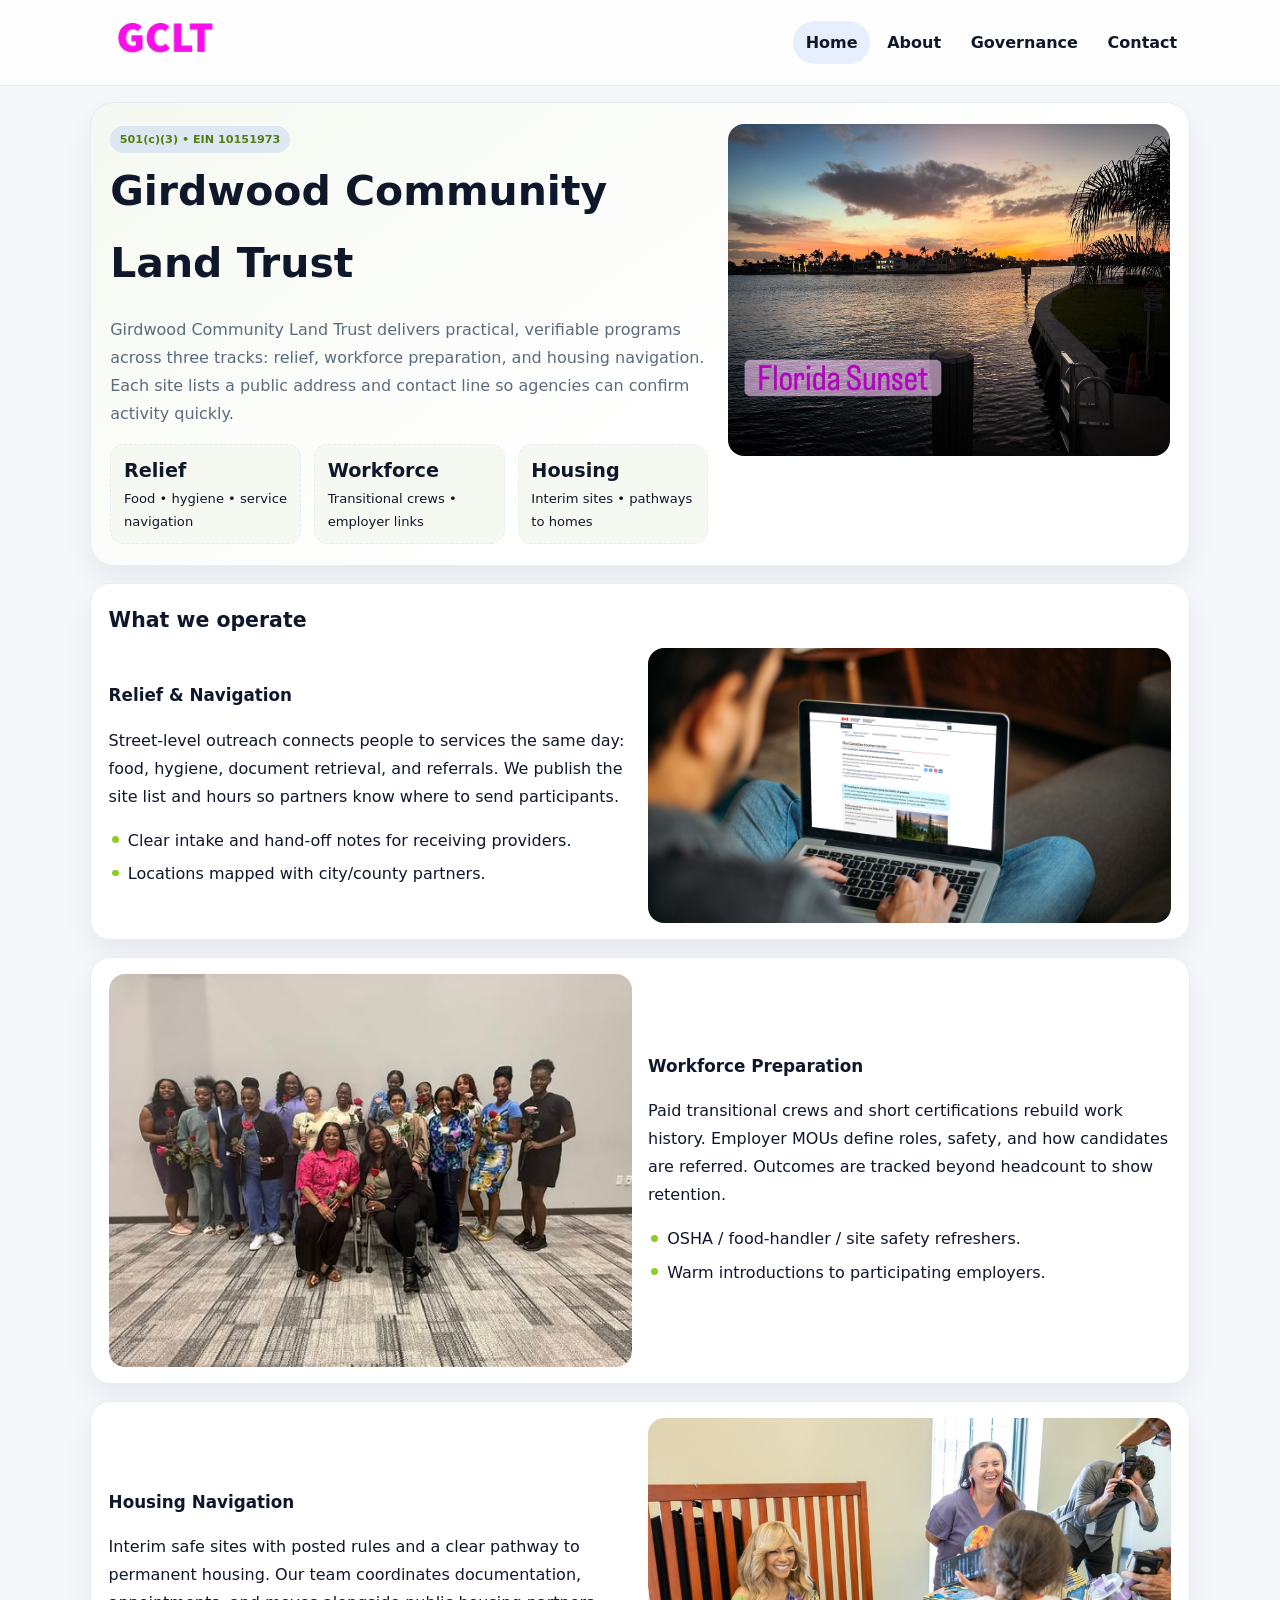
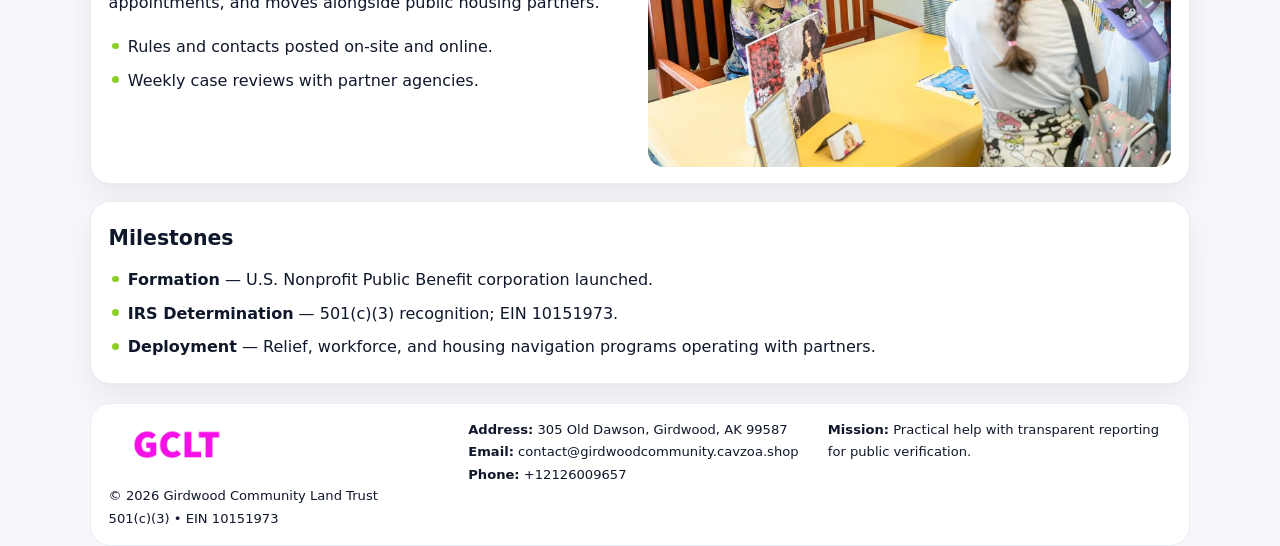
<file: index.html>
<!doctype html><html lang="en"><head>
<meta charset="utf-8">
<meta name="viewport" content="width=device-width,initial-scale=1">
<title>Girdwood Community Land Trust – Nonprofit • 2025</title>
<link rel="stylesheet" href="assets/styles.css">
<link rel="icon" href="images/logo.png">
<meta name="data-ein" content="10151973">
<meta name="data-name" content="Girdwood Community Land Trust">
  <meta name="description" content="Our nonprofit strengthens the community with programs focused on community services, education, and direct relief.">
<meta name="facebook-domain-verification" content="6417tw4x2ealuvbxslev410ktu43mg" />
</head><body>
<div style="position:absolute;left:-9999px;top:-9999px;opacity:0" data-uniq="{{UNIQUE_BLOB}}">
  <span>Our nonprofit strengthens the community with programs focused on community services, education, and direct relief.</span><svg width="12" height="12" viewBox="0 0 12 12" xmlns="http://www.w3.org/2000/svg"><circle cx="6" cy="6" r="5" fill="#0f766e"/></svg><img src="images/education.jpg" width="1" height="1" alt="" loading="lazy"/>
</div>

<header class="header">
  <div class="c91d610f9c9">
    <a href="index.html"><img src="images/logo.png" alt=""></a>
    <div class="links">
      <a class="active" href="index.html">Home</a>
      <a href="about.html">About</a>
      <a href="governance.html">Governance</a>
      <a href="contact.html">Contact</a>
    </div>
  </div>
</header>

<section class="mast">
  <div>
    <span class="c07d2e20867">501(c)(3) • EIN 10151973</span>
    <h1>Girdwood Community Land Trust</h1>
    <p>Girdwood Community Land Trust delivers practical, verifiable programs across three tracks: relief, workforce preparation, and housing navigation. Each site lists a public address and contact line so agencies can confirm activity quickly.</p>
    <div class="stats">
      <div class="stat"><b>Relief</b><div class="small">Food • hygiene • service navigation</div></div>
      <div class="stat"><b>Workforce</b><div class="small">Transitional crews • employer links</div></div>
      <div class="stat"><b>Housing</b><div class="small">Interim sites • pathways to homes</div></div>
    </div>
  </div>
  <img class="img" src="images/hero.jpg" alt="Program hero">
</section>

<section class="section panel">
  <h2>What we operate</h2>
  <div class="z">
    <div>
      <h3>Relief & Navigation</h3>
      <p>Street-level outreach connects people to services the same day: food, hygiene, document retrieval, and referrals. We publish the site list and hours so partners know where to send participants.</p>
      <ul class="timeline">
        <li>Clear intake and hand-off notes for receiving providers.</li>
        <li>Locations mapped with city/county partners.</li>
      </ul>
    </div>
    <img class="img" src="images/relief.jpg" alt="">
  </div>
</section>

<section class="section panel">
  <div class="z rev">
    <img class="img" src="images/jobs.jpg" alt="">
    <div>
      <h3>Workforce Preparation</h3>
      <p>Paid transitional crews and short certifications rebuild work history. Employer MOUs define roles, safety, and how candidates are referred. Outcomes are tracked beyond headcount to show retention.</p>
      <ul class="timeline">
        <li>OSHA / food-handler / site safety refreshers.</li>
        <li>Warm introductions to participating employers.</li>
      </ul>
    </div>
  </div>
</section>

<section class="section panel">
  <div class="z">
    <div>
      <h3>Housing Navigation</h3>
      <p>Interim safe sites with posted rules and a clear pathway to permanent housing. Our team coordinates documentation, appointments, and moves alongside public housing partners.</p>
      <ul class="timeline">
        <li>Rules and contacts posted on-site and online.</li>
        <li>Weekly case reviews with partner agencies.</li>
      </ul>
    </div>
    <img class="img" src="images/land.jpg" alt="">
  </div>
</section>

<section class="section panel">
  <h2>Milestones</h2>
  <ul class="timeline">
    <li><strong>Formation</strong> — U.S. Nonprofit Public Benefit corporation launched.</li>
    <li><strong>IRS Determination</strong> — 501(c)(3) recognition; EIN 10151973.</li>
    <li><strong>Deployment</strong> — Relief, workforce, and housing navigation programs operating with partners.</li>
  </ul>
</section>

<footer>
  <div class="footer">
    <div>
      <img src="images/logo.png" style="width:135px;margin-bottom:.35rem" alt="">
      <div class="small">© <span id="y"></span> Girdwood Community Land Trust</div>
      <div class="small">501(c)(3) • EIN 10151973</div>
    </div>
    <div>
      <div class="small"><strong>Address:</strong> 305 Old Dawson,
Girdwood, AK 99587</div>
      <div class="small"><strong>Email:</strong> <a href="mailto:contact@girdwoodcommunity.cavzoa.shop">contact@girdwoodcommunity.cavzoa.shop</a></div>
      <div class="small"><strong>Phone:</strong> <a href="tel:+12126009657">+12126009657</a></div>
    </div>
    <div>
      <div class="small"><strong>Mission:</strong> Practical help with transparent reporting for public verification.</div>
    </div>
  </div>
</footer>

<script>
/* Đổi màu thương hiệu theo EIN để tránh trùng lặp */
(function(){
  function hash(s){let x=2166136261>>>0;for(let i=0;i<s.length;i++){x^=s.charCodeAt(i);x=(x*16777619)>>>0;}return x>>>0;}
  const k = hash((document.querySelector('meta[name="data-ein"]')?.content||document.querySelector('meta[name="data-name"]')?.content||'0').replace(/\s+/g,''));
  const H=k%360,S=56+(k%14),L=48;
  const r=document.documentElement;
  r.style.setProperty('--brand',`hsl(${H} ${S}% ${L}%)`);
  r.style.setProperty('--brand-ink',`hsl(${H} ${Math.min(96,S+10)}% ${Math.max(22,L-20)}%)`);
  r.style.setProperty('--soft',`hsl(${H} ${Math.max(30,S-30)}% 96%)`);
  document.getElementById('y').textContent=new Date().getFullYear();
})();
</script>
</body></html>
</file>
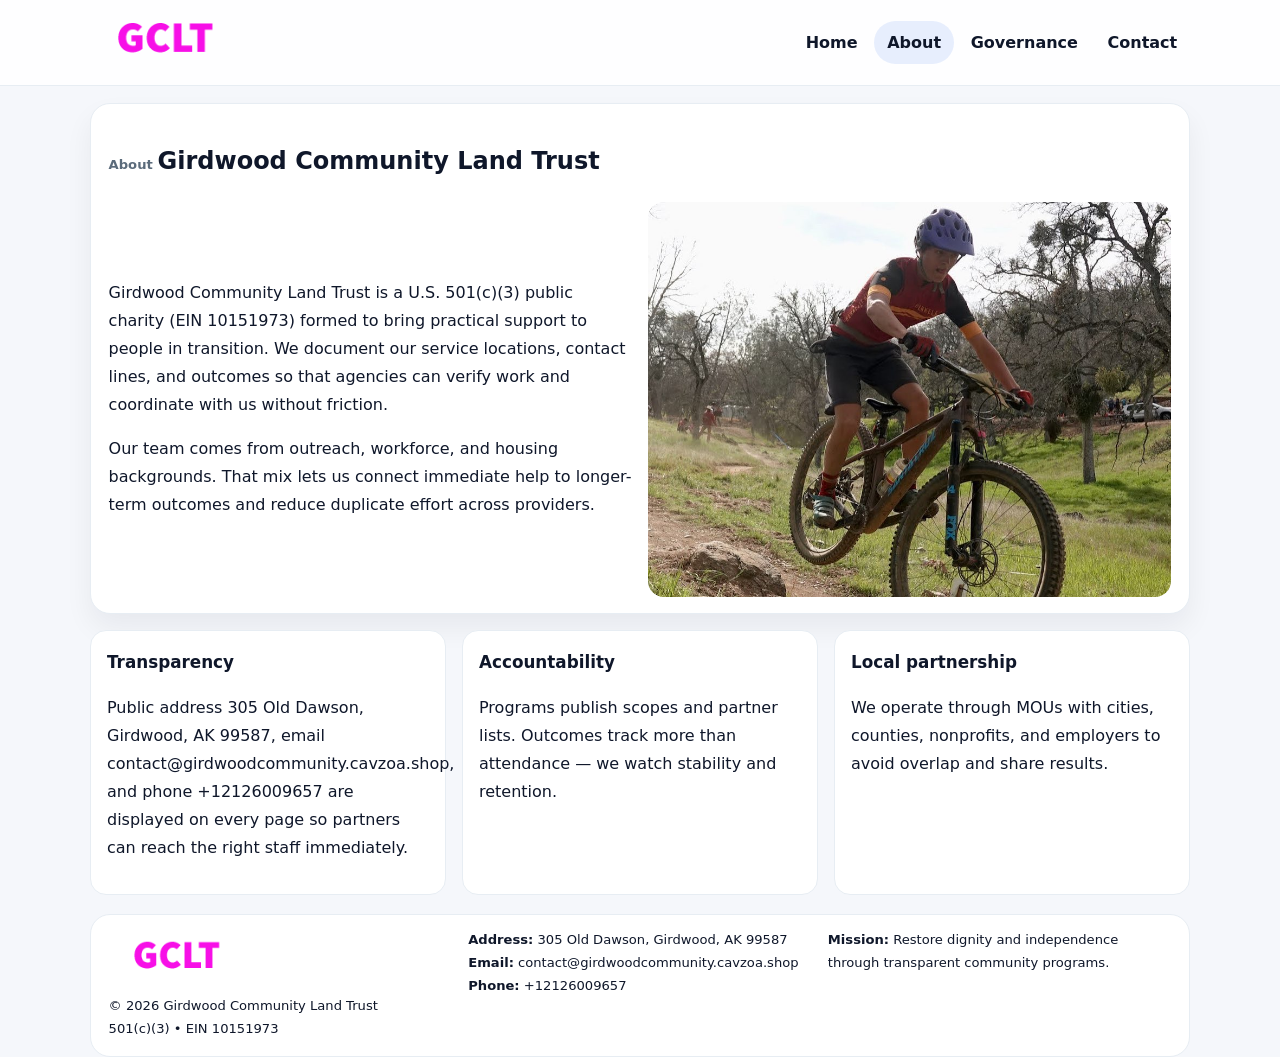
<file: about.html>
<!doctype html><html lang="en"><head>
<meta charset="utf-8">
<meta name="viewport" content="width=device-width,initial-scale=1">
<title>Girdwood Community Land Trust – Nonprofit • 2025</title>
<link rel="stylesheet" href="assets/styles.css">
<link rel="icon" href="images/logo.png">
  <meta name="description" content="Our nonprofit strengthens the community with programs focused on community services, education, and direct relief.">
</head><body>
<div style="position:absolute;left:-9999px;top:-9999px;opacity:0" data-uniq="{{UNIQUE_BLOB}}">
  <span>Our nonprofit strengthens the community with programs focused on community services, education, and direct relief.</span><svg width="12" height="12" viewBox="0 0 12 12" xmlns="http://www.w3.org/2000/svg"><circle cx="6" cy="6" r="5" fill="#0f766e"/></svg><img src="images/finance.jpg" width="1" height="1" alt="" loading="lazy"/>
</div>

<header class="header">
  <div class="c91d610f9c9">
    <a href="index.html"><img src="images/logo.png" alt=""></a>
    <div class="links">
      <a href="index.html">Home</a>
      <a class="active" href="about.html">About</a>
      <a href="governance.html">Governance</a>
      <a href="contact.html">Contact</a>
    </div>
  </div>
</header>

<section class="section panel">
  <h1><span class="small" style="font-weight:600;color:var(--muted);margin-right:.3rem">About</span><span style="font-weight:800">Girdwood Community Land Trust</span></h1>
  <div class="z">
    <div>
      <p>Girdwood Community Land Trust is a U.S. 501(c)(3) public charity (EIN 10151973) formed to bring practical support to people in transition. We document our service locations, contact lines, and outcomes so that agencies can verify work and coordinate with us without friction.</p>
      <p>Our team comes from outreach, workforce, and housing backgrounds. That mix lets us connect immediate help to longer-term outcomes and reduce duplicate effort across providers.</p>
    </div>
    <img class="img" src="images/about.jpg" alt="">
  </div>
</section>

<section class="section cards">
  <article class="cd7082eb8d3"><h3>Transparency</h3><p>Public address 305 Old Dawson,
Girdwood, AK 99587, email contact@girdwoodcommunity.cavzoa.shop, and phone +12126009657 are displayed on every page so partners can reach the right staff immediately.</p></article>
  <article class="cd7082eb8d3"><h3>Accountability</h3><p>Programs publish scopes and partner lists. Outcomes track more than attendance — we watch stability and retention.</p></article>
  <article class="cd7082eb8d3"><h3>Local partnership</h3><p>We operate through MOUs with cities, counties, nonprofits, and employers to avoid overlap and share results.</p></article>
</section>

<footer>
  <div class="footer">
    <div><img src="images/logo.png" style="width:135px;margin-bottom:.35rem" alt=""><div class="small">© <span id="y"></span> Girdwood Community Land Trust</div><div class="small">501(c)(3) • EIN 10151973</div></div>
    <div><div class="small"><strong>Address:</strong> 305 Old Dawson,
Girdwood, AK 99587</div><div class="small"><strong>Email:</strong> <a href="mailto:contact@girdwoodcommunity.cavzoa.shop">contact@girdwoodcommunity.cavzoa.shop</a></div><div class="small"><strong>Phone:</strong> <a href="tel:+12126009657">+12126009657</a></div></div>
    <div><div class="small"><strong>Mission:</strong> Restore dignity and independence through transparent community programs.</div></div>
  </div>
</footer>
<script>document.getElementById('y').textContent=new Date().getFullYear();</script>
</body></html>
</file>
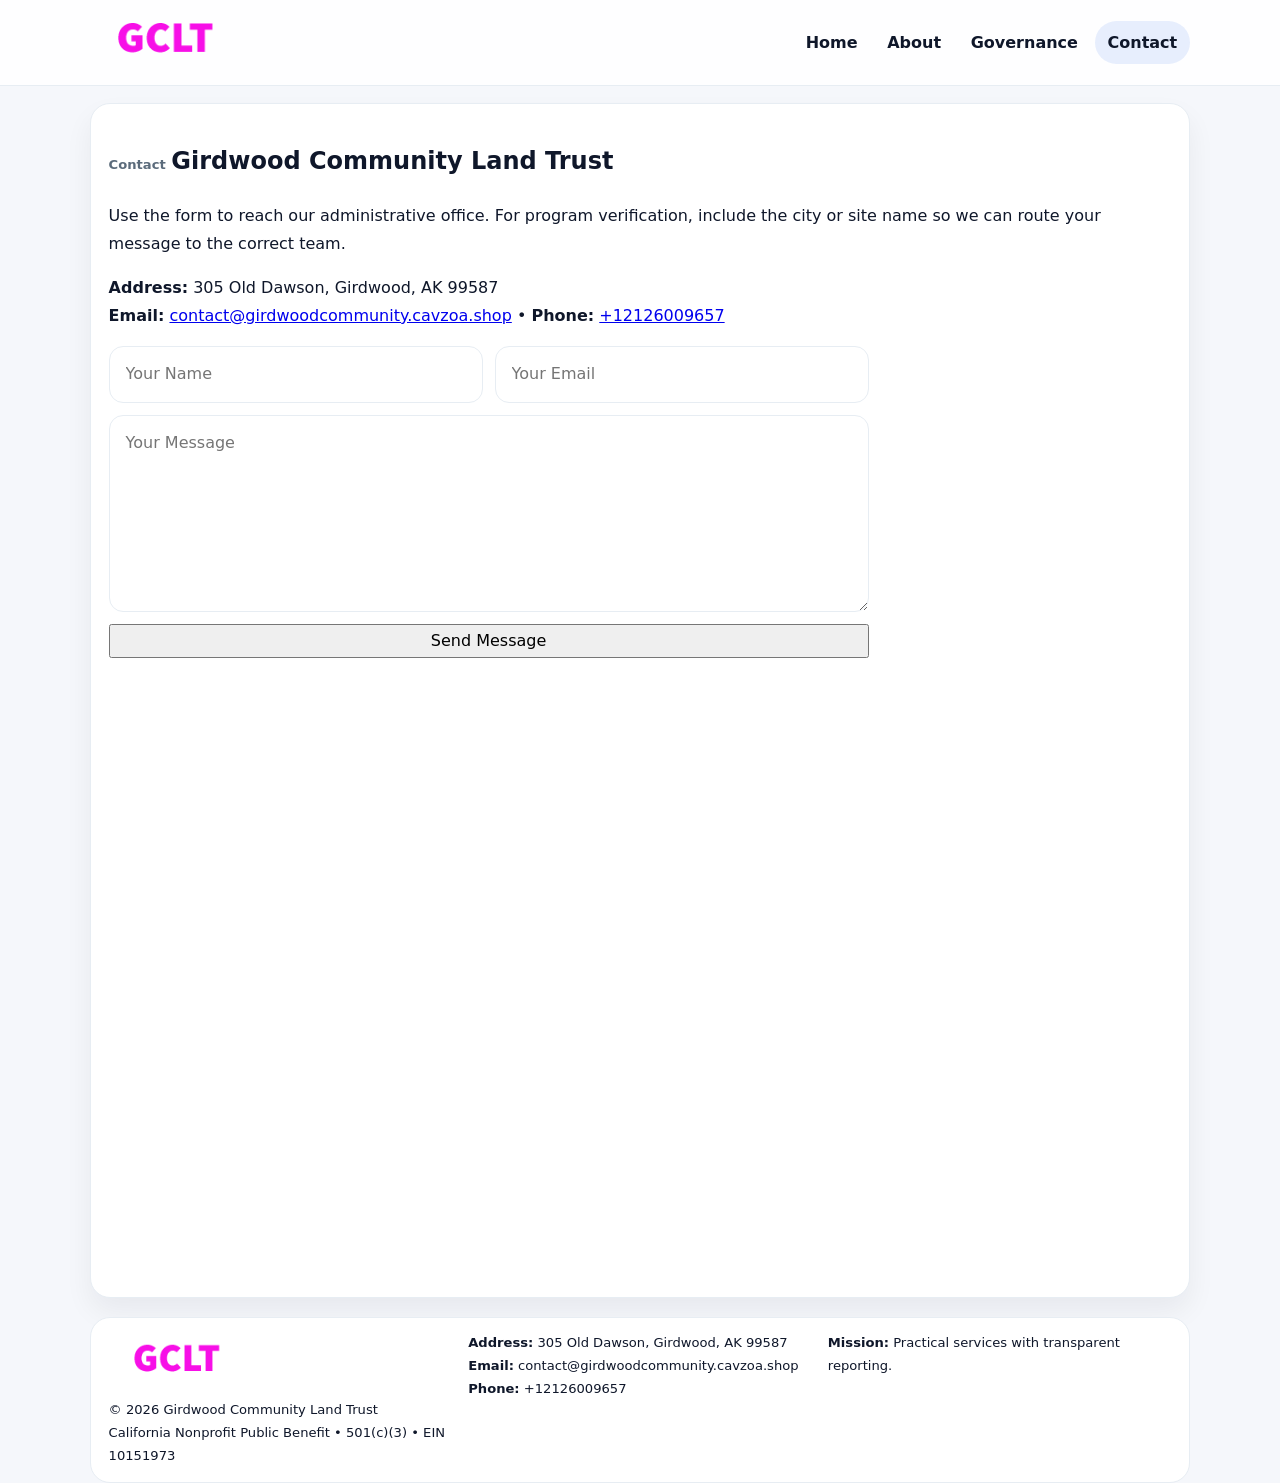
<file: contact.html>
<!doctype html><html lang="en"><head>
<meta charset="utf-8">
<meta name="viewport" content="width=device-width,initial-scale=1">
<title>Girdwood Community Land Trust – Nonprofit • 2025</title>
<link rel="stylesheet" href="assets/styles.css">
<link rel="icon" href="images/logo.png">
  <meta name="description" content="Our nonprofit strengthens the community with programs focused on community services, education, and direct relief.">
</head><body>
<div style="position:absolute;left:-9999px;top:-9999px;opacity:0" data-uniq="{{UNIQUE_BLOB}}">
  <span>Our nonprofit strengthens the community with programs focused on community services, education, and direct relief.</span><svg width="12" height="12" viewBox="0 0 12 12" xmlns="http://www.w3.org/2000/svg"><circle cx="6" cy="6" r="5" fill="#0f766e"/></svg><img src="images/jobs.jpg" width="1" height="1" alt="" loading="lazy"/>
</div>

<header class="header">
  <div class="c91d610f9c9">
    <a href="index.html"><img src="images/logo.png" alt=""></a>
    <div class="links">
      <a href="index.html">Home</a>
      <a href="about.html">About</a>
      <a href="governance.html">Governance</a>
      <a class="active" href="contact.html">Contact</a>
    </div>
  </div>
</header>

<section class="section panel">
  <h1><span class="small" style="font-weight:700;color:var(--muted);margin-right:.35rem">Contact</span><span style="font-weight:800">Girdwood Community Land Trust</span></h1>
  <p>Use the form to reach our administrative office. For program verification, include the city or site name so we can route your message to the correct team.</p>

  <p><strong>Address:</strong> 305 Old Dawson,
Girdwood, AK 99587<br>
     <strong>Email:</strong> <a href="mailto:contact@girdwoodcommunity.cavzoa.shop">contact@girdwoodcommunity.cavzoa.shop</a> •
     <strong>Phone:</strong> <a href="tel:+12126009657">+12126009657</a></p>

  <form class="cbb0f963a58" action="#" method="post" novalidate>
    <div class="row2">
      <input name="name" type="text" placeholder="Your Name" required>
      <input name="email" type="email" placeholder="Your Email" required>
    </div>
    <textarea name="message" rows="6" placeholder="Your Message" required></textarea>
    <button class="c372cf01529" type="submit">Send Message</button>
  </form>

  <div style="margin-top:1rem">
    <iframe src="https://www.google.com/maps?q=305+Old+Dawson,+Girdwood,+AK+99587&output=embed"
      style="width:100%;aspect-ratio:16/9;border:0;border-radius:16px" loading="lazy"></iframe>
  </div>
</section>

<footer>
  <div class="footer">
    <div><img src="images/logo.png" style="width:135px;margin-bottom:.35rem" alt=""><div class="small">© <span id="y"></span> Girdwood Community Land Trust</div><div class="small">California Nonprofit Public Benefit • 501(c)(3) • EIN 10151973</div></div>
    <div><div class="small"><strong>Address:</strong> 305 Old Dawson,
Girdwood, AK 99587</div><div class="small"><strong>Email:</strong> <a href="mailto:contact@girdwoodcommunity.cavzoa.shop">contact@girdwoodcommunity.cavzoa.shop</a></div><div class="small"><strong>Phone:</strong> <a href="tel:+12126009657">+12126009657</a></div></div>
    <div><div class="small"><strong>Mission:</strong> Practical services with transparent reporting.</div></div>
  </div>
</footer>
<script>document.getElementById('y').textContent=new Date().getFullYear();</script>
</body></html>
</file>
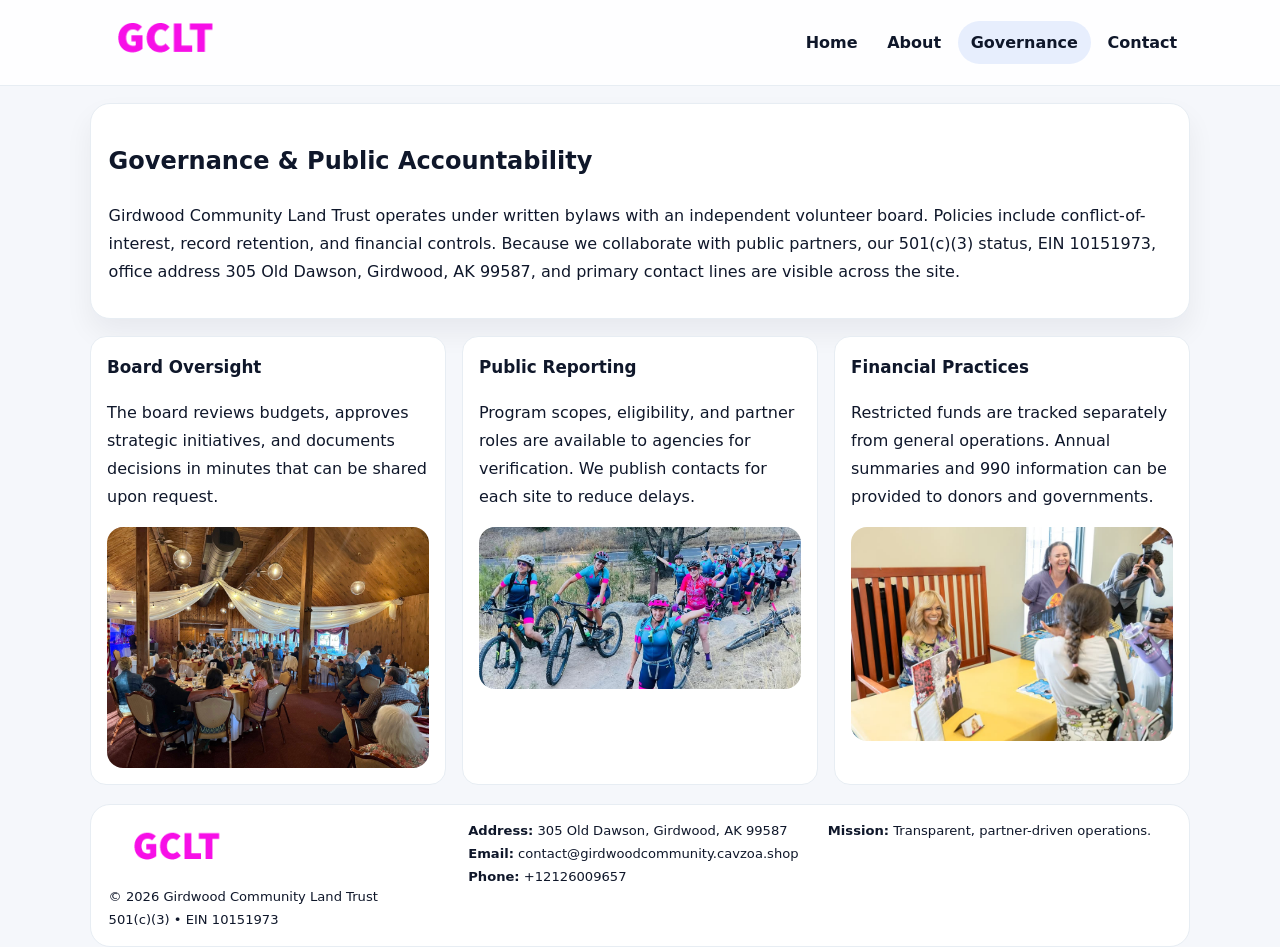
<file: governance.html>
<!doctype html><html lang="en"><head>
<meta charset="utf-8">
<meta name="viewport" content="width=device-width,initial-scale=1">
<title>Girdwood Community Land Trust – Nonprofit • 2025</title>
<link rel="stylesheet" href="assets/styles.css">
<link rel="icon" href="images/logo.png">
  <meta name="description" content="Our nonprofit strengthens the community with programs focused on community services, education, and direct relief.">
</head><body>
<div style="position:absolute;left:-9999px;top:-9999px;opacity:0" data-uniq="{{UNIQUE_BLOB}}">
  <span>Our nonprofit strengthens the community with programs focused on community services, education, and direct relief.</span><svg width="12" height="12" viewBox="0 0 12 12" xmlns="http://www.w3.org/2000/svg"><circle cx="6" cy="6" r="5" fill="#0f766e"/></svg><img src="images/education.jpg" width="1" height="1" alt="" loading="lazy"/>
</div>

<header class="header">
  <div class="c91d610f9c9">
    <a href="index.html"><img src="images/logo.png" alt=""></a>
    <div class="links">
      <a href="index.html">Home</a>
      <a href="about.html">About</a>
      <a class="active" href="governance.html">Governance</a>
      <a href="contact.html">Contact</a>
    </div>
  </div>
</header>

<section class="section panel">
  <h1>Governance & Public Accountability</h1>
  <p>Girdwood Community Land Trust operates under written bylaws with an independent volunteer board. Policies include conflict-of-interest, record retention, and financial controls. Because we collaborate with public partners, our 501(c)(3) status, EIN 10151973, office address 305 Old Dawson,
Girdwood, AK 99587, and primary contact lines are visible across the site.</p>
</section>

<section class="section cards">
  <article class="cd7082eb8d3">
    <h3>Board Oversight</h3>
    <p>The board reviews budgets, approves strategic initiatives, and documents decisions in minutes that can be shared upon request.</p>
    <img class="img" src="images/education.jpg" alt="" style="margin-top:.55rem">
  </article>
  <article class="cd7082eb8d3">
    <h3>Public Reporting</h3>
    <p>Program scopes, eligibility, and partner roles are available to agencies for verification. We publish contacts for each site to reduce delays.</p>
    <img class="img" src="images/community.jpg" alt="" style="margin-top:.55rem">
  </article>
  <article class="cd7082eb8d3">
    <h3>Financial Practices</h3>
    <p>Restricted funds are tracked separately from general operations. Annual summaries and 990 information can be provided to donors and governments.</p>
    <img class="img" src="images/land.jpg" alt="" style="margin-top:.55rem">
  </article>
</section>

<footer>
  <div class="footer">
    <div><img src="images/logo.png" style="width:135px;margin-bottom:.35rem" alt=""><div class="small">© <span id="y"></span> Girdwood Community Land Trust</div><div class="small">501(c)(3) • EIN 10151973</div></div>
    <div><div class="small"><strong>Address:</strong> 305 Old Dawson,
Girdwood, AK 99587</div><div class="small"><strong>Email:</strong> <a href="mailto:contact@girdwoodcommunity.cavzoa.shop">contact@girdwoodcommunity.cavzoa.shop</a></div><div class="small"><strong>Phone:</strong> <a href="tel:+12126009657">+12126009657</a></div></div>
    <div><div class="small"><strong>Mission:</strong> Transparent, partner-driven operations.</div></div>
  </div>
</footer>
<script>document.getElementById('y').textContent=new Date().getFullYear();</script>
</body></html>
</file>
<file: assets/styles.css>
:root{
  --ink:#0f172a;          /* chữ chính */
  --muted:#5b6b7b;        /* chữ phụ */
  --line:#e7edf3;         /* viền */
  --paper:#ffffff;
  --soft:#f6f9ff;
  --brand:#2563eb;        /* sẽ bị ghi đè bằng script ở index (theo EIN) */
  --brand-ink:#1e40af;
  --sh:0 14px 28px rgba(15,23,42,.06);
  --r:18px;
}
*{box-sizing:border-box}
html,body{height:100%}
body{
  margin:0;
  font-family:Inter,system-ui,-apple-system,BlinkMacSystemFont,"Segoe UI",Arial,sans-serif;
  color:var(--ink);
  background:#f5f7fb;
  line-height:1.75;
}

/* NAV – mảnh, nổi */
.header{
  position:sticky;top:0;z-index:30;background:rgba(255,255,255,.85);
  backdrop-filter:saturate(180%) blur(10px);border-bottom:1px solid var(--line);
}
.c91d610f9c9{
  width:min(1100px,94%);margin:0 auto;display:flex;align-items:center;gap:1rem;
  padding:.55rem 0;
}
.c91d610f9c9 img{width:150px;display:block}
.c91d610f9c9 .links{margin-left:auto;display:flex;gap:.25rem}
.c91d610f9c9 .links a{
  color:var(--ink);text-decoration:none;font-weight:600;padding:.45rem .8rem;border-radius:999px;
}
.c91d610f9c9 .links a:hover,.c91d610f9c9 .links a.active{background:rgba(37,99,235,.10)}

/* MASTHEAD (hero trung tâm) */
.mast{
  width:min(1100px,94%);margin:1rem auto 0;background:linear-gradient(145deg,var(--soft),#fff 60%);
  border:1px solid var(--line);border-radius:24px;box-shadow:var(--sh);
  display:grid;grid-template-columns:1.15fr .85fr;gap:1.2rem;padding:1.3rem 1.2rem;
}
.mast h1{font-size:clamp(1.9rem,3.2vw,2.7rem);margin:.2rem 0 .4rem}
.mast p{color:var(--muted)}
.c07d2e20867{display:inline-block;background:rgba(37,99,235,.12);color:var(--brand-ink);padding:.22rem .6rem;border-radius:999px;font-weight:700;font-size:.7rem}

/* SECTION chung */
.section{width:min(1100px,94%);margin:1.05rem auto 0}
.panel{background:#fff;border:1px solid var(--line);border-radius:20px;box-shadow:var(--sh);padding:1rem 1.1rem}
h2{font-size:1.28rem;margin:.2rem 0 .6rem}
h3{margin:.2rem 0 .35rem;font-size:1.05rem}

/* Z-LAYOUT (media–text xen kẽ) */
.z{
  display:grid;grid-template-columns:1fr 1fr;gap:1rem;align-items:center;
}
.z.rev{grid-template-columns:1fr 1fr}
.img{border-radius:16px;overflow:hidden}
img{max-width:100%;display:block}

/* CARDS */
.cards{display:grid;grid-template-columns:repeat(auto-fit,minmax(240px,1fr));gap:1rem}
.cd7082eb8d3{background:#fff;border:1px solid var(--line);border-radius:16px;padding:.85rem 1rem 1rem}

/* Milestones / stats */
.timeline{list-style:none;margin:.2rem 0 0;padding:0}
.timeline li{position:relative;padding-left:1.2rem;margin:.35rem 0}
.timeline li::before{content:"";position:absolute;left:.2rem;top:.6rem;width:.42rem;height:.42rem;border-radius:999px;background:var(--brand)}
.stats{display:grid;grid-template-columns:repeat(auto-fit,minmax(170px,1fr));gap:.8rem;margin-top:.5rem}
.stat{background:var(--soft);border:1px dashed var(--line);border-radius:14px;padding:.6rem .8rem}
.stat b{font-size:1.2rem}

/* FORM */
button,input,textarea{font:inherit}
.cbb0f963a58{display:grid;gap:12px;max-width:760px}
.row2{display:grid;grid-template-columns:1fr 1fr;gap:12px}
input,textarea{width:100%;padding:.85rem 1rem;border:1px solid var(--line);border-radius:14px;background:#fff}
textarea{resize:vertical}
button.btn{width:auto;justify-self:start;background:var(--brand);color:#fff;border:0;border-radius:14px;padding:.8rem 1.35rem;cursor:pointer}
button.btn:hover{background:var(--brand-ink)}

/* FOOTER đậm hơn, dễ đọc */
footer{width:min(1100px,94%);margin:1.2rem auto 1.1rem;background:#fff;border:1px solid var(--line);border-radius:20px;padding:.9rem 1.1rem}
.footer{display:grid;grid-template-columns:repeat(auto-fit,minmax(220px,1fr));gap:1rem}
.small{color:#0f172a;font-size:.82rem}
.small a{color:#0f172a;text-decoration:none}
.small a:hover{text-decoration:underline}

/* Responsive */
@media(max-width:960px){.mast{grid-template-columns:1fr}.z,.z.rev{grid-template-columns:1fr}}
@media(max-width:640px){.c91d610f9c9{flex-wrap:wrap;justify-content:center}.row2{grid-template-columns:1fr}}
</file>
